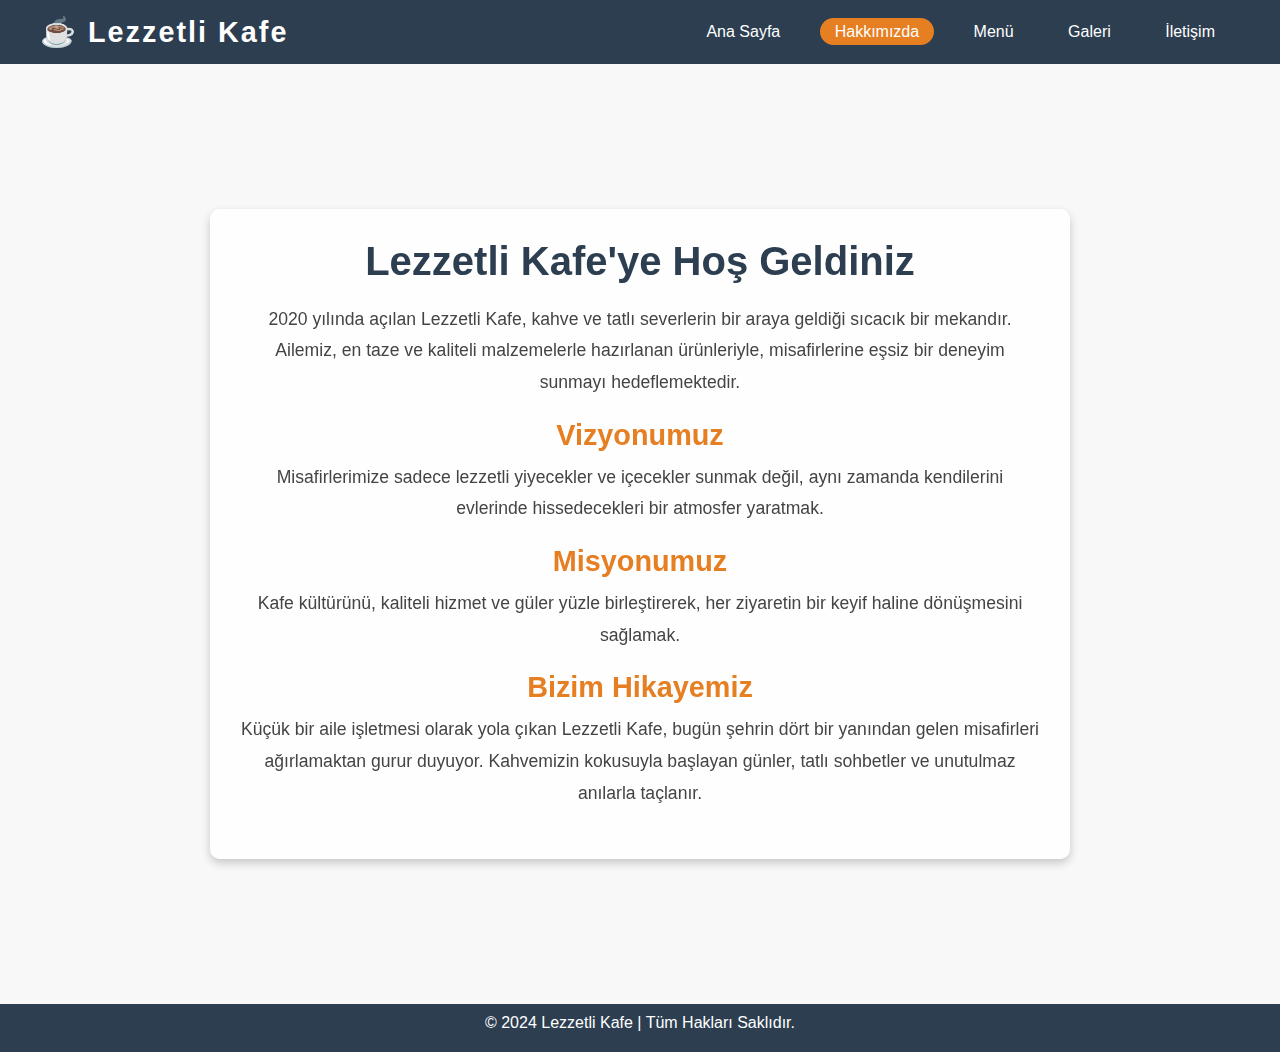
<file: about.html>
<!DOCTYPE html>
<html lang="tr">
  <head>
    <meta charset="UTF-8" />
    <meta name="viewport" content="width=device-width, initial-scale=1.0" />
    <title>Hakkımızda - Lezzetli Kafe</title>
    <link rel="stylesheet" href="styles.css" />
  </head>
  <body>
    <header>
      <div class="container">
        <h1 class="logo">☕ Lezzetli Kafe</h1>
        <nav>
          <a href="index.html">Ana Sayfa</a>
          <a href="about.html" class="active">Hakkımızda</a>
          <a href="menu.html">Menü</a>
          <a href="gallery.html">Galeri</a>
          <a href="contact.html">İletişim</a>
        </nav>
      </div>
    </header>
    <main>
      <!-- Hakkımızda Bölümü -->
      <section class="about-page">
        <div class="content-box">
          <h2>Lezzetli Kafe'ye Hoş Geldiniz</h2>
          <p>
            2020 yılında açılan Lezzetli Kafe, kahve ve tatlı severlerin bir
            araya geldiği sıcacık bir mekandır. Ailemiz, en taze ve kaliteli
            malzemelerle hazırlanan ürünleriyle, misafirlerine eşsiz bir deneyim
            sunmayı hedeflemektedir.
          </p>
          <h3>Vizyonumuz</h3>
          <p>
            Misafirlerimize sadece lezzetli yiyecekler ve içecekler sunmak
            değil, aynı zamanda kendilerini evlerinde hissedecekleri bir
            atmosfer yaratmak.
          </p>
          <h3>Misyonumuz</h3>
          <p>
            Kafe kültürünü, kaliteli hizmet ve güler yüzle birleştirerek, her
            ziyaretin bir keyif haline dönüşmesini sağlamak.
          </p>
          <h3>Bizim Hikayemiz</h3>
          <p>
            Küçük bir aile işletmesi olarak yola çıkan Lezzetli Kafe, bugün
            şehrin dört bir yanından gelen misafirleri ağırlamaktan gurur
            duyuyor. Kahvemizin kokusuyla başlayan günler, tatlı sohbetler ve
            unutulmaz anılarla taçlanır.
          </p>
        </div>
      </section>
    </main>
    <footer>
      <div class="footer-content">
        <p>&copy; 2024 Lezzetli Kafe | Tüm Hakları Saklıdır.</p>
      </div>
    </footer>
  </body>
</html>
</file>
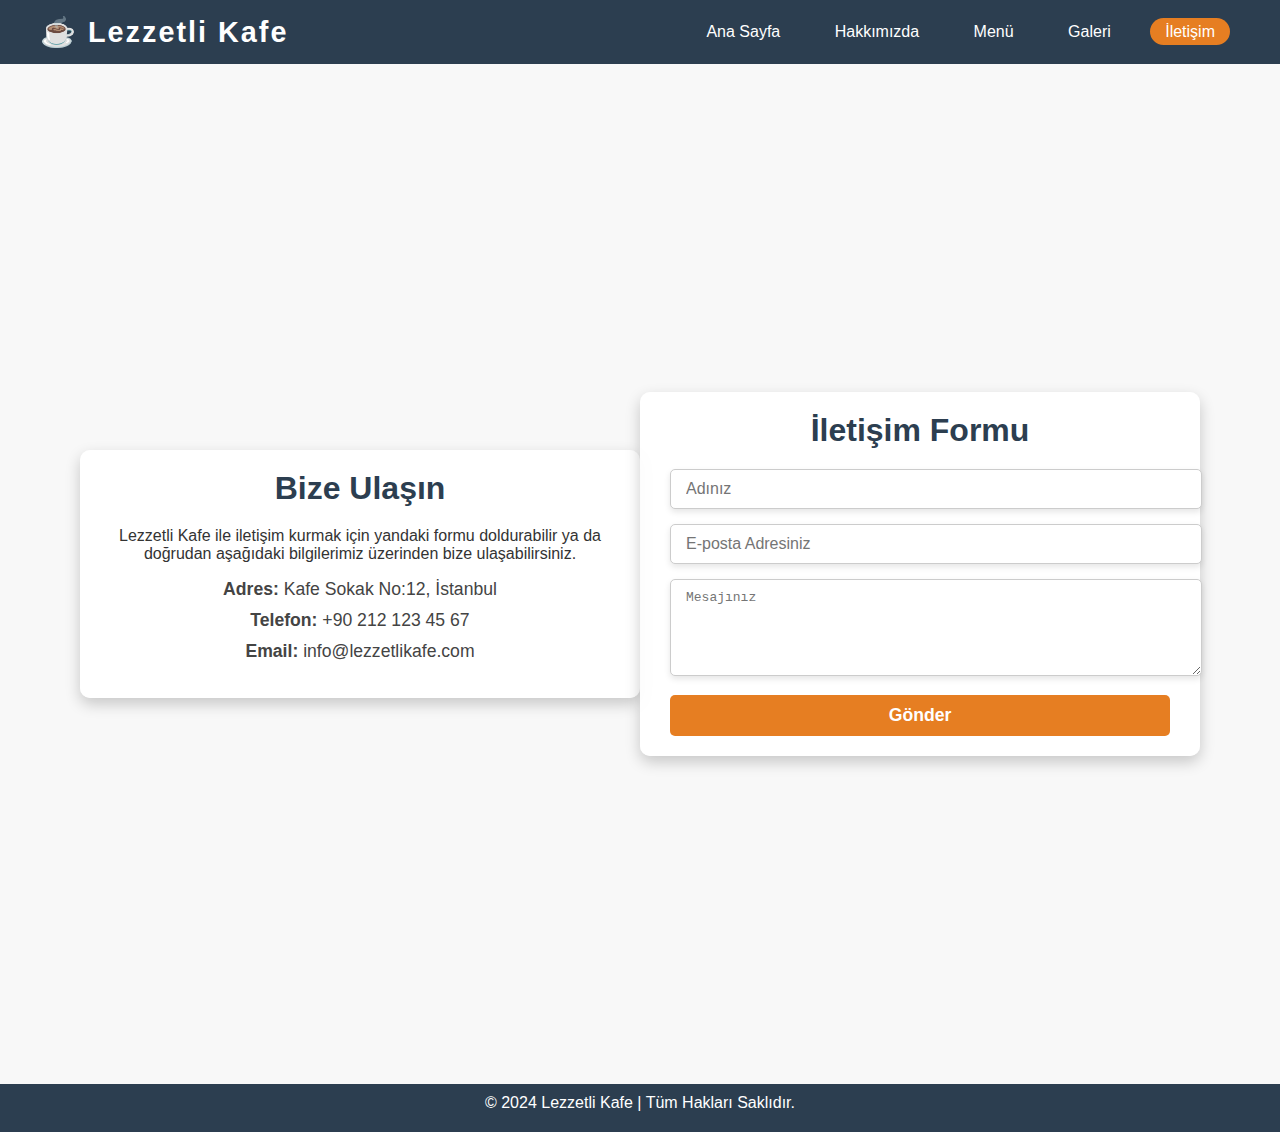
<file: contact.html>
<!DOCTYPE html>
<html lang="tr">
  <head>
    <meta charset="UTF-8" />
    <meta name="viewport" content="width=device-width, initial-scale=1.0" />
    <title>İletişim - Lezzetli Kafe</title>
    <link rel="stylesheet" href="styles.css" />
  </head>
  <body>
    <header>
      <div class="container">
        <h1 class="logo">☕ Lezzetli Kafe</h1>
        <nav>
          <a href="index.html">Ana Sayfa</a>
          <a href="about.html">Hakkımızda</a>
          <a href="menu.html">Menü</a>
          <a href="gallery.html">Galeri</a>
          <a href="contact.html" class="active">İletişim</a>
        </nav>
      </div>
    </header>
    <main>
      <section class="contact-page">
        <div class="contact-info">
          <h2>Bize Ulaşın</h2>
          <p>
            Lezzetli Kafe ile iletişim kurmak için yandaki formu doldurabilir ya
            da doğrudan aşağıdaki bilgilerimiz üzerinden bize ulaşabilirsiniz.
          </p>
          <ul>
            <li><strong>Adres:</strong> Kafe Sokak No:12, İstanbul</li>
            <li><strong>Telefon:</strong> +90 212 123 45 67</li>
            <li><strong>Email:</strong> info@lezzetlikafe.com</li>
          </ul>
        </div>
        <div class="contact-form">
          <h2>İletişim Formu</h2>
          <form action="#" method="post">
            <input type="text" name="name" placeholder="Adınız" required />
            <input
              type="email"
              name="email"
              placeholder="E-posta Adresiniz"
              required
            />
            <textarea
              name="message"
              rows="5"
              placeholder="Mesajınız"
              required
            ></textarea>
            <button type="submit">Gönder</button>
          </form>
        </div>
      </section>
    </main>
    <footer>
      <div class="footer-content">
        <p>&copy; 2024 Lezzetli Kafe | Tüm Hakları Saklıdır.</p>
      </div>
    </footer>
  </body>
</html>
</file>
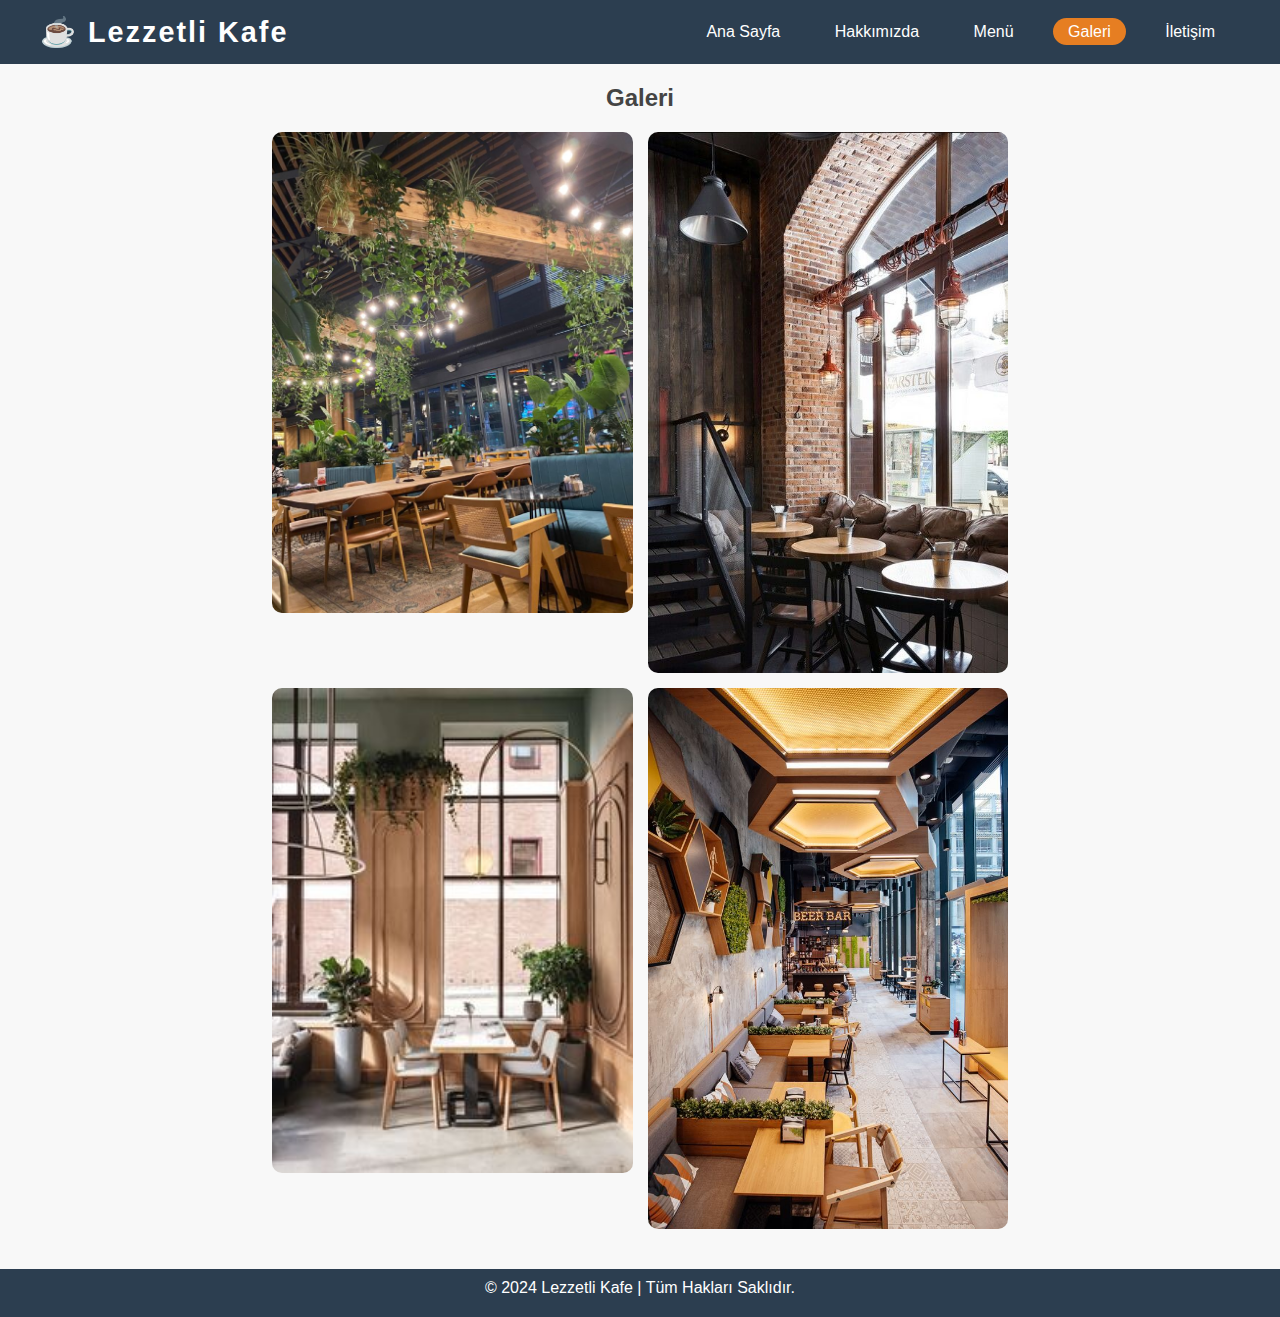
<file: gallery.html>
<!DOCTYPE html>
<html lang="tr">
  <head>
    <meta charset="UTF-8" />
    <meta name="viewport" content="width=device-width, initial-scale=1.0" />
    <title>Galeri - Lezzetli Kafe</title>
    <link rel="stylesheet" href="styles.css" />
  </head>
  <body>
    <header>
      <div class="container">
        <h1 class="logo">☕ Lezzetli Kafe</h1>
        <nav>
          <a href="index.html">Ana Sayfa</a>
          <a href="about.html">Hakkımızda</a>
          <a href="menu.html">Menü</a>
          <a href="gallery.html" class="active">Galeri</a>
          <a href="contact.html">İletişim</a>
        </nav>
      </div>
    </header>
    <main>
      <h2>Galeri</h2>
      <div class="gallery">
        <img src="images/resimler/kafe1.jpg" alt="Kafe Görseli 1" />
        <img src="images/resimler/kafe2.jpg" alt="Kafe Görseli 2" />
        <img src="images/resimler/kafe3.jpg" alt="Kafe Görseli 3" />
        <img src="images/resimler/kafe4.jpg" alt="Kafe Görseli 4" />
      </div>
    </main>
    <footer>
      <p>&copy; 2024 Lezzetli Kafe | Tüm Hakları Saklıdır.</p>
    </footer>
  </body>
</html>
</file>
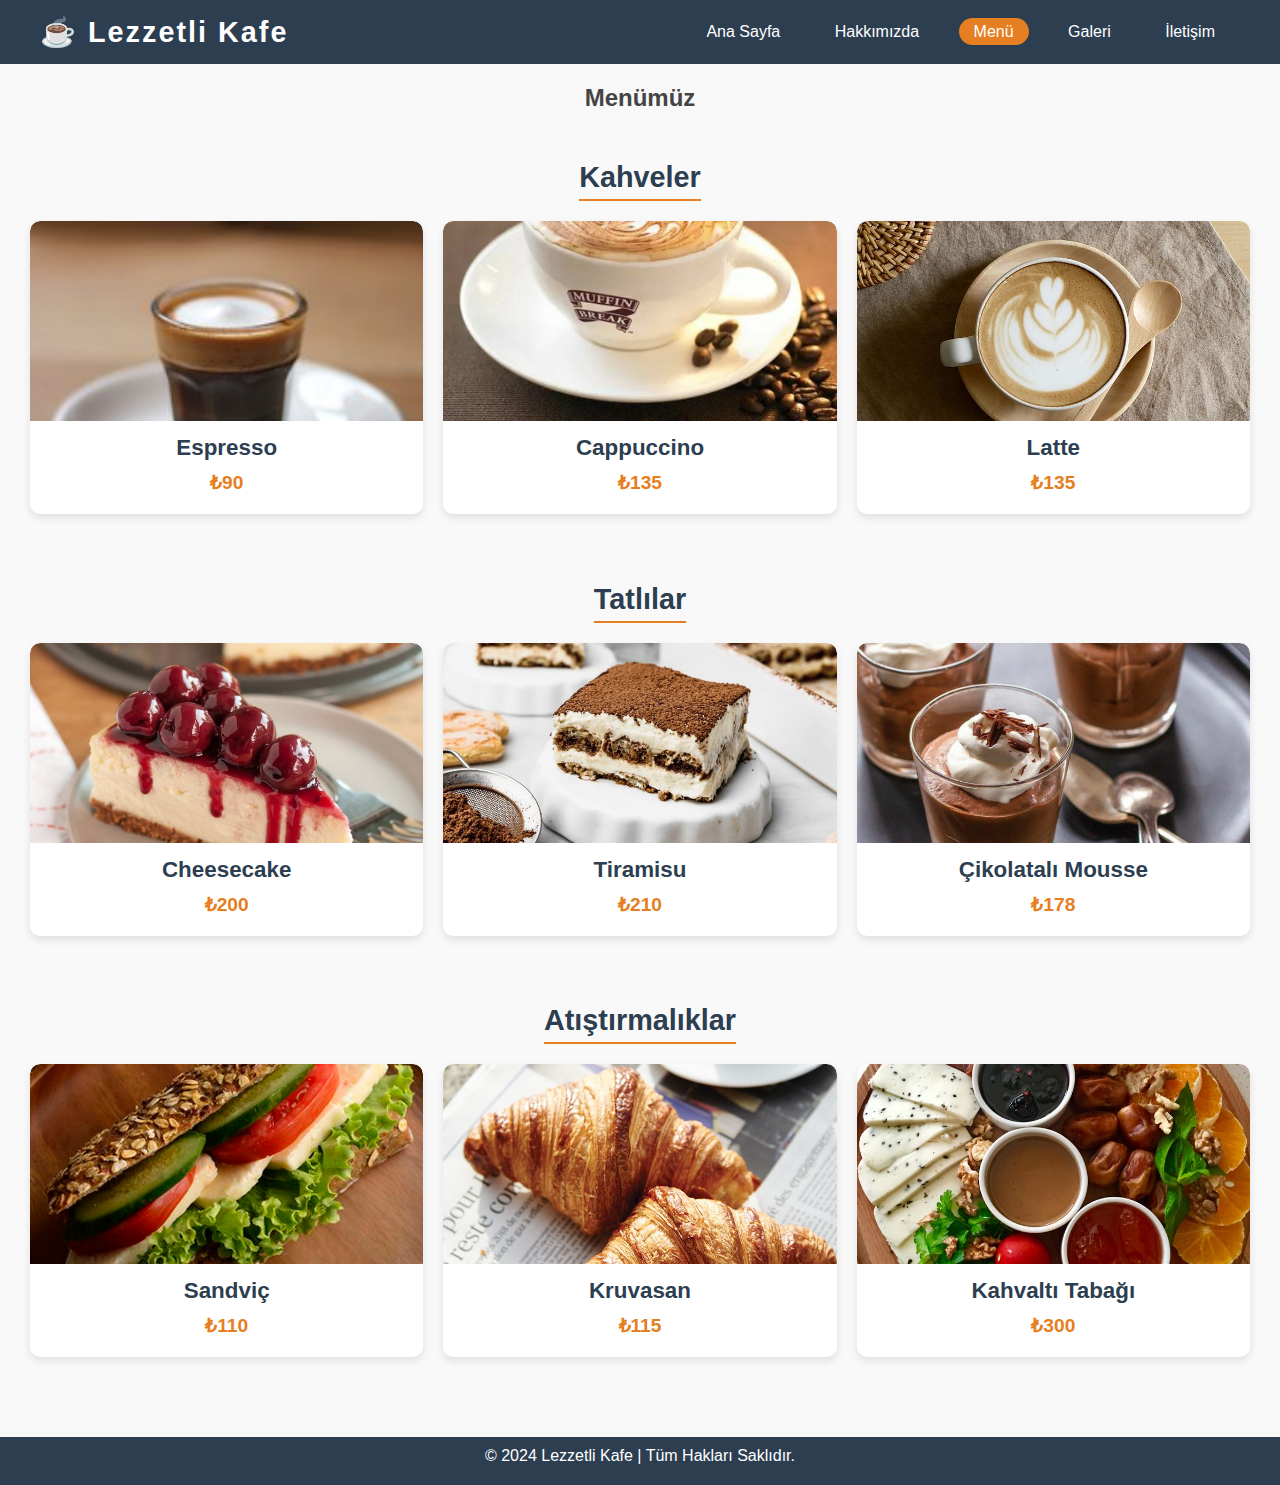
<file: menu.html>
<!DOCTYPE html>
<html lang="tr">
  <head>
    <meta charset="UTF-8" />
    <meta name="viewport" content="width=device-width, initial-scale=1.0" />
    <title>Menü - Lezzetli Kafe</title>
    <link rel="stylesheet" href="styles.css" />
  </head>
  <body>
    <header>
      <div class="container">
        <h1 class="logo">☕ Lezzetli Kafe</h1>
        <nav>
          <a href="index.html">Ana Sayfa</a>
          <a href="about.html">Hakkımızda</a>
          <a href="menu.html" class="active">Menü</a>
          <a href="gallery.html">Galeri</a>
          <a href="contact.html">İletişim</a>
        </nav>
      </div>
    </header>
    <main>
      <h2>Menümüz</h2>
      <div class="menu-container full-width">
        <!-- Kahveler -->
        <div class="menu-category">
          <h3>Kahveler</h3>
          <div class="menu-grid">
            <div class="menu-item">
              <img src="images/resimler/espresso.jpg" alt="Espresso" />
              <h4>Espresso</h4>
              <p>₺90</p>
            </div>
            <div class="menu-item">
              <img src="images/resimler/cappuccino.jpg" alt="Cappuccino" />
              <h4>Cappuccino</h4>
              <p>₺135</p>
            </div>
            <div class="menu-item">
              <img src="images/resimler/latte.jpg" alt="Latte" />
              <h4>Latte</h4>
              <p>₺135</p>
            </div>
          </div>
        </div>
        <!-- Tatlılar -->
        <div class="menu-category">
          <h3>Tatlılar</h3>
          <div class="menu-grid">
            <div class="menu-item">
              <img src="images/resimler/cheesecake.jpg" alt="Cheesecake" />
              <h4>Cheesecake</h4>
              <p>₺200</p>
            </div>
            <div class="menu-item">
              <img src="images/resimler/tiramisu.jpg" alt="Tiramisu" />
              <h4>Tiramisu</h4>
              <p>₺210</p>
            </div>
            <div class="menu-item">
              <img
                src="images/resimler/cikolatalımousse.jpg"
                alt="Çikolatalı Mousse"
              />
              <h4>Çikolatalı Mousse</h4>
              <p>₺178</p>
            </div>
          </div>
        </div>
        <!-- Atıştırmalıklar -->
        <div class="menu-category">
          <h3>Atıştırmalıklar</h3>
          <div class="menu-grid">
            <div class="menu-item">
              <img src="images/resimler/sandviç.jpg" alt="Sandviç" />
              <h4>Sandviç</h4>
              <p>₺110</p>
            </div>
            <div class="menu-item">
              <img src="images/resimler/kruvasan.jpg" alt="Kruvasan" />
              <h4>Kruvasan</h4>
              <p>₺115</p>
            </div>
            <div class="menu-item">
              <img
                src="images/resimler/atıştırmalıkTabak.jpg"
                alt="Atıştırmalık Tabak"
              />
              <h4>Kahvaltı Tabağı</h4>
              <p>₺300</p>
            </div>
          </div>
        </div>
      </div>
    </main>
    <footer>
      <p>&copy; 2024 Lezzetli Kafe | Tüm Hakları Saklıdır.</p>
    </footer>
  </body>
</html>
</file>
<file: styles.css>
/* Genel Stiller */
html,
body {
  height: 100%;
  display: flex;
  flex-direction: column;
  margin: 0;
}

/* Ana içerik alanı */
main {
  flex: 1;
  display: flex;
  flex-direction: column;
  justify-content: center; /* İçeriği ortalar */
  align-items: center; /* İçeriği yatayda ortalar */
  padding: 20px;
  text-align: center;
}

/* Footer her zaman en altta */
footer {
  background: #2c3e50;
  color: #fff;
  text-align: center;
  padding: 10px 0;
  width: 100%;
}

body {
  font-family: "Poppins", sans-serif;
  margin: 0;
  padding: 0;
  color: #333;
  background: #f8f8f8;
}

h1,
h2 {
  color: #444;
  margin: 0;
}

p {
  margin: 0 0 10px;
}

/* Header */
header {
  background: #2c3e50;
  color: #fff;
  padding: 15px 0;
}

header .container {
  display: flex;
  justify-content: space-between;
  align-items: center;
  max-width: 1200px;
  margin: 0 auto;
  padding: 0 20px;
}

header .logo {
  font-size: 1.8em;
  font-weight: bold;
  letter-spacing: 2px;
  color: white;
}

header nav a {
  color: #fff;
  text-decoration: none;
  margin: 0 10px;
  padding: 5px 15px;
  border-radius: 20px;
  transition: background 0.3s;
}

header nav a:hover,
header nav a.active {
  background: #e67e22;
  color: #fff;
}

/* Hero Bölümü */
.hero {
  color: #fff;
  text-align: center;
  padding: 100px 20px;
}

.hero-content h2 {
  font-size: 2.5em;
  margin-bottom: 10px;
}

.hero-content p {
  font-size: 1.2em;
  margin-bottom: 20px;
}

.hero-content .btn {
  background: #e67e22;
  color: #fff;
  padding: 10px 20px;
  border-radius: 5px;
  text-decoration: none;
  font-weight: bold;
  transition: background 0.3s;
}

.hero-content .btn:hover {
  background: #d35400;
}

/* About Bölümü */
.about {
  text-align: center;
  padding: 40px 20px;
  background: #f7f7f7;
}

.about p {
  font-size: 1.1em;
  line-height: 1.6;
  color: #444;
}

/* Popüler Ürünler */
.popular-products {
  padding: 40px 20px;
}

.popular-products .product-grid {
  display: grid;
  grid-template-columns: repeat(auto-fit, minmax(300px, 1fr));
  gap: 20px;
}

/* Popüler Ürünler */
.popular-products {
  padding: 40px 20px;
  background: #fff;
}

.popular-products .product-grid {
  display: grid;
  grid-template-columns: repeat(
    auto-fit,
    minmax(400px, 1fr)
  ); /* Kartlar daha geniş */
  gap: 30px; /* Kartlar arasında daha fazla boşluk */
}

.product-card {
  text-align: center;
  background: #fdfdfd;
  padding: 20px;
  border-radius: 10px;
  box-shadow: 0 6px 10px rgba(0, 0, 0, 0.1);
  transition: transform 0.3s, box-shadow 0.3s;
}

.product-card:hover {
  transform: translateY(-8px);
  box-shadow: 0 8px 15px rgba(0, 0, 0, 0.2);
}

.product-card img {
  width: 100%;
  height: 250px; /* Kart görsel alanı daha büyük */
  object-fit: cover;
  border-radius: 10px;
}

.product-card h4 {
  font-size: 1.6em;
  margin: 15px 0 5px;
  color: #2c3e50;
}

.product-card p {
  font-size: 1.3em;
  color: #e67e22;
  font-weight: bold;
}

/* Müşteri Yorumları */
.testimonials {
  padding: 40px 20px;
  background: #f9f9f9;
  text-align: center;
}

.testimonial-grid {
  display: grid;
  grid-template-columns: repeat(
    auto-fit,
    minmax(500px, 1fr)
  ); /* Kart genişliği artırıldı */
  gap: 30px; /* Kartlar arasında daha fazla boşluk */
}

.testimonial {
  background: #fff;
  padding: 25px;
  border-radius: 10px;
  box-shadow: 0 6px 10px rgba(0, 0, 0, 0.1);
  transition: transform 0.3s, box-shadow 0.3s;
}

.testimonial:hover {
  transform: translateY(-8px);
  box-shadow: 0 8px 15px rgba(0, 0, 0, 0.2);
}

.testimonial p {
  font-size: 1.2em;
  line-height: 1.6;
  margin-bottom: 15px;
  color: #444;
}

.testimonial h4 {
  font-size: 1.4em;
  color: #e67e22;
  margin-top: 10px;
}

/* Footer */
footer {
  background: #2c3e50;
  color: #fff;
  text-align: center;
  padding: 10px 0;
  position: relative;
  bottom: 0;
  width: 100%;
}

/* Sayfa İçi Kutular */
main {
  padding: 20px;
  text-align: center;
}

main .box {
  max-width: 800px;
  margin: 20px auto;
  background: #fff;
  border-radius: 10px;
  box-shadow: 0 4px 6px rgba(0, 0, 0, 0.1);
  padding: 20px;
  transition: transform 0.3s;
}

main .box:hover {
  transform: translateY(-10px);
}

/* Resim Galerisi */
.gallery {
  display: grid;
  grid-template-columns: repeat(auto-fit, minmax(250px, 1fr));
  gap: 15px;
  padding: 20px;
}

.gallery img {
  width: 100%;
  height: auto;
  border-radius: 10px;
  transition: transform 0.3s;
}

.gallery img:hover {
  transform: scale(1.05);
}

.gallery img {
  transition: transform 0.3s, box-shadow 0.3s;
}

.gallery img:hover {
  transform: scale(1.1);
  box-shadow: 0 4px 8px rgba(0, 0, 0, 0.2);
}

.menu-container {
  width: 100%;
  padding: 20px;
  background: #f9f9f9;
}

.menu-category {
  margin-bottom: 40px;
  padding: 0 10px;
}

.menu-category h3 {
  font-size: 1.8em;
  color: #2c3e50;
  margin-bottom: 20px;
  border-bottom: 2px solid #e67e22;
  display: inline-block;
  padding-bottom: 5px;
}

/* Menü Grid */
.menu-grid {
  display: grid;
  grid-template-columns: repeat(auto-fit, minmax(300px, 1fr));
  gap: 20px;
  justify-content: center;
  align-items: stretch;
}

/* Menü Öğesi */
.menu-item {
  text-align: center;
  background: #fff;
  border-radius: 10px;
  box-shadow: 0 4px 8px rgba(0, 0, 0, 0.1);
  transition: transform 0.3s, box-shadow 0.3s;
  padding-bottom: 10px;
  overflow: hidden; /* Taşan resimleri kesmek için */
}

.menu-item img {
  width: 100%; /* Kartın genişliğine uyacak şekilde */
  height: 200px; /* Kartın resim kısmına uygun yükseklik */
  object-fit: cover; /* Resmin orantısını koruyarak alanı doldurur */
  border-top-left-radius: 10px;
  border-top-right-radius: 10px;
}

.menu-item h4 {
  font-size: 1.4em;
  margin: 10px 0;
  color: #2c3e50;
}

.menu-item p {
  font-size: 1.2em;
  color: #e67e22;
  font-weight: bold;
  margin-bottom: 10px;
}

.menu-item:hover {
  transform: translateY(-5px);
  box-shadow: 0 6px 12px rgba(0, 0, 0, 0.2);
}

/* Hakkımızda Sayfası */
.about-page {
  height: 100vh;
  display: flex;
  align-items: center;
  justify-content: center;
  position: relative;
}

.about-page::before {
  content: "";
  position: absolute;
  top: 0;
  left: 0;
  width: 100%;
  height: 100%;
  backdrop-filter: blur(8px); /* Blur efekti */
  z-index: 1;
}

.about-page .content-box {
  position: relative;
  z-index: 2; /* Overlay'nin üstünde gösterilir */
  background: rgba(255, 255, 255, 0.85); /* Yarı saydam beyaz arka plan */
  padding: 30px;
  border-radius: 10px;
  max-width: 800px;
  text-align: center;
  box-shadow: 0 4px 10px rgba(0, 0, 0, 0.2);
}

.about-page h2 {
  font-size: 2.5em;
  color: #2c3e50;
  margin-bottom: 20px;
}

.about-page p {
  font-size: 1.1em;
  line-height: 1.8;
  color: #444;
  margin-bottom: 20px;
}

.about-page h3 {
  font-size: 1.8em;
  color: #e67e22;
  margin-top: 20px;
  margin-bottom: 10px;
}

/* İletişim Sayfası */
.contact-page {
  height: 100vh;
  display: flex;
  align-items: center;
  justify-content: space-between;
  padding: 40px 60px;
  position: relative;
}

.contact-page::before {
  content: "";
  position: absolute;
  top: 0;
  left: 0;
  width: 100%;
  height: 100%;
  z-index: 1;
}

.contact-info,
.contact-form {
  position: relative;
  z-index: 2;
  width: 48%;
  background: rgba(255, 255, 255, 0.9); /* Yarı saydam beyaz arka plan */
  padding: 20px 30px;
  border-radius: 10px;
  box-shadow: 0 6px 15px rgba(0, 0, 0, 0.2);
}

.contact-info h2,
.contact-form h2 {
  font-size: 2em;
  margin-bottom: 20px;
  color: #2c3e50;
}

.contact-info ul {
  list-style: none;
  padding: 0;
}

.contact-info ul li {
  font-size: 1.1em;
  margin-bottom: 10px;
  color: #444;
}

.contact-form form input,
.contact-form form textarea {
  width: 100%;
  margin-bottom: 15px;
  padding: 10px 15px;
  border: 1px solid #ccc;
  border-radius: 5px;
  font-size: 1em;
  color: #555;
  box-shadow: 0 3px 6px rgba(0, 0, 0, 0.1);
  transition: border-color 0.3s, box-shadow 0.3s;
}

.contact-form form input:focus,
.contact-form form textarea:focus {
  border-color: #e67e22;
  box-shadow: 0 4px 8px rgba(230, 126, 34, 0.2);
}

.contact-form form button {
  width: 100%;
  background: #e67e22;
  color: #fff;
  padding: 10px 15px;
  font-size: 1.1em;
  font-weight: bold;
  border: none;
  border-radius: 5px;
  cursor: pointer;
  transition: background 0.3s;
}

.contact-form form button:hover {
  background: #d35400;
}
</file>
